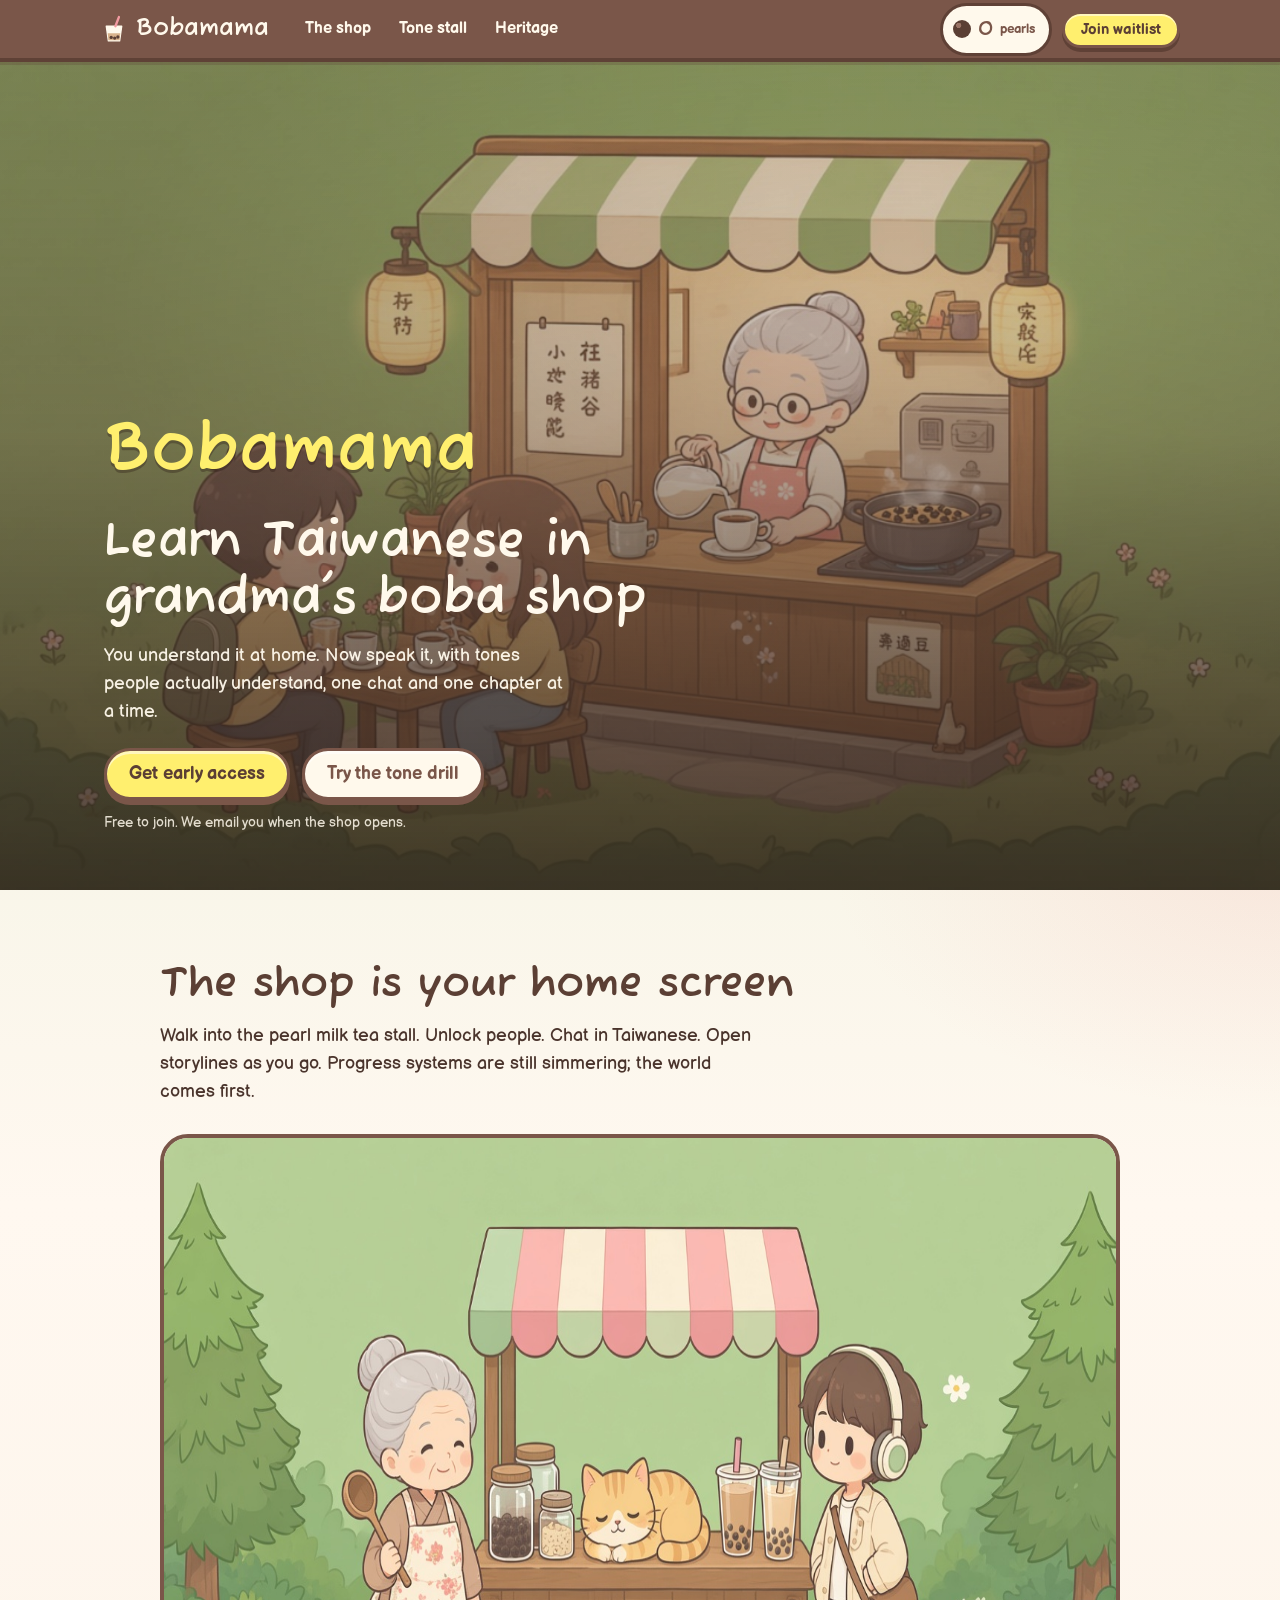
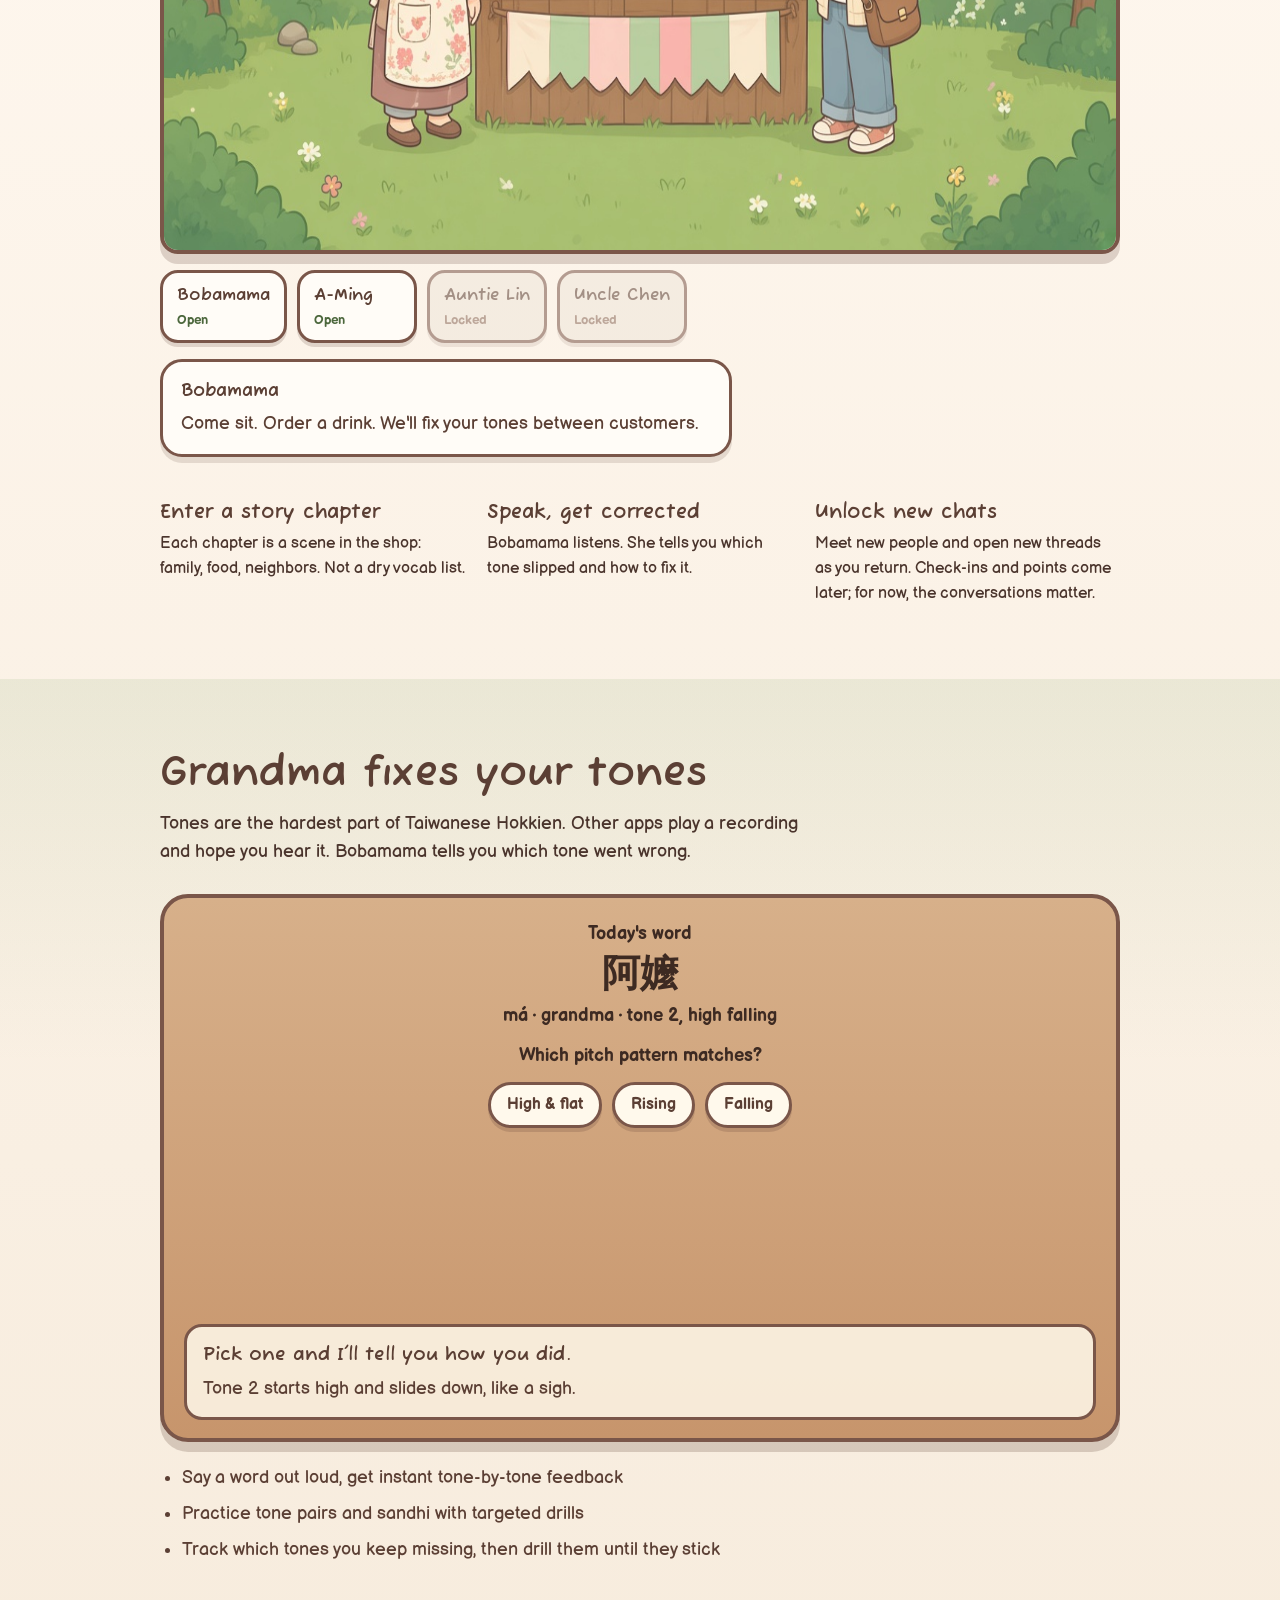
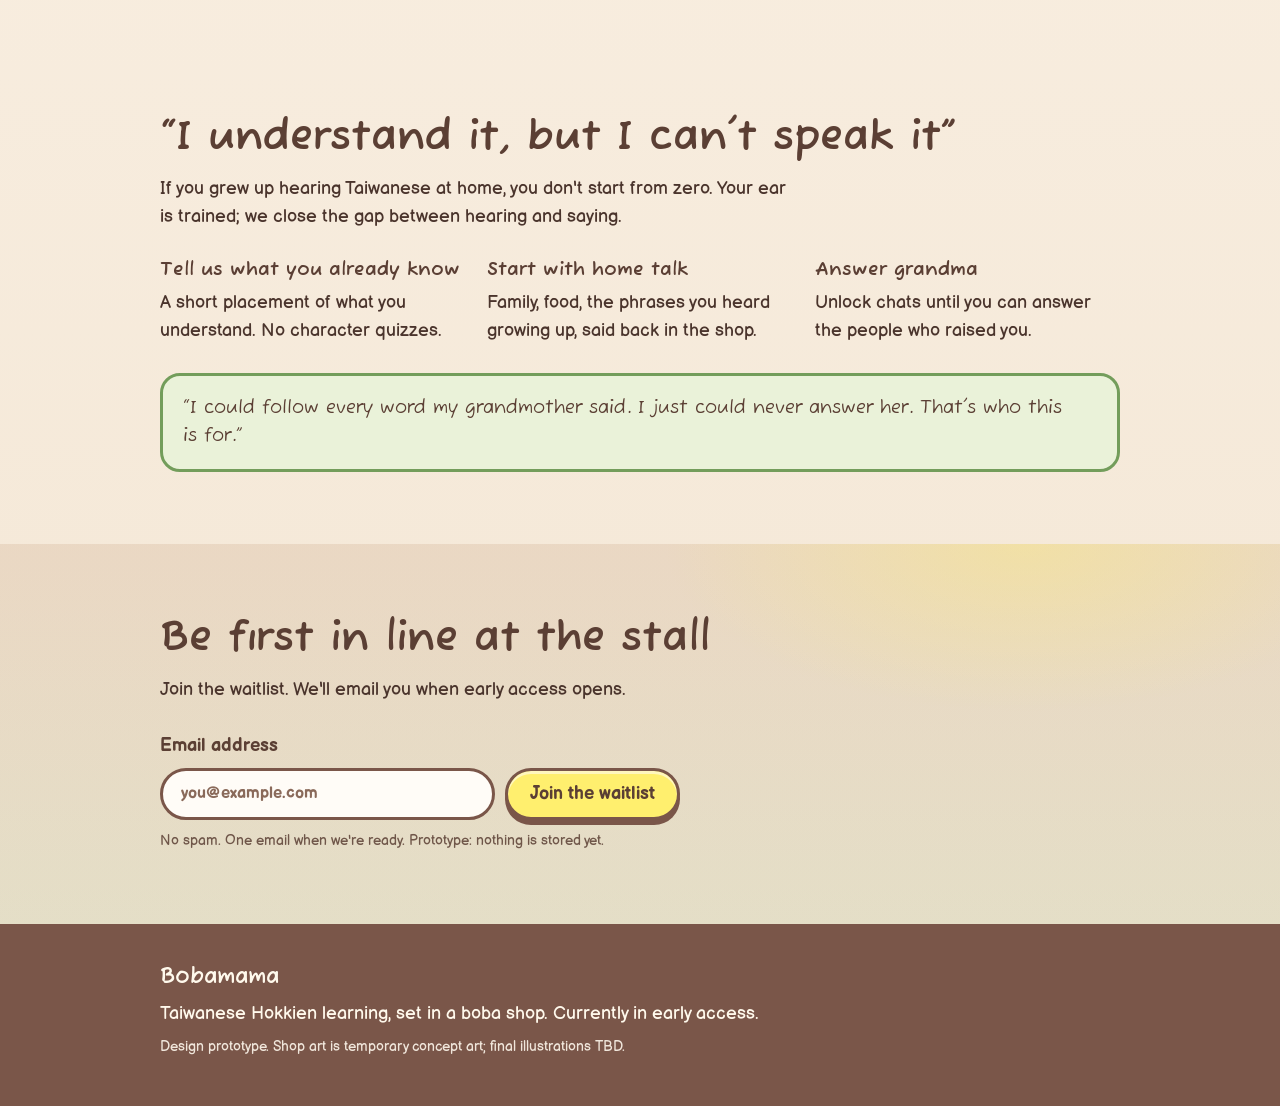
<file: index.html>
<!DOCTYPE html>
<html lang="en">
<head>
<meta charset="UTF-8">
<meta name="viewport" content="width=device-width, initial-scale=1">
<title>Bobamama: Learn Taiwanese in grandma's boba shop</title>
<meta name="description" content="Bobamama is a Taiwanese Hokkien learning app set in a pearl milk tea shop. Unlock characters, follow story chapters, and get your tones corrected. Built for heritage speakers.">
<meta property="og:title" content="Bobamama: Learn Taiwanese in grandma's boba shop">
<meta property="og:description" content="A cozy Taiwanese Hokkien learning world: grandma's boba shop, story chapters, unlockable chats, and real tone correction.">
<meta property="og:type" content="website">
<meta property="og:image" content="assets/bobamama-shop-hero.jpg">
<link rel="icon" type="image/svg+xml" href="favicon.svg">
<link rel="apple-touch-icon" href="icons/apple-touch-icon.png">
<link rel="stylesheet" href="styles.css">
</head>
<body>
<a class="skip" href="#main">Skip to content</a>

<header class="bar">
  <div class="bar-in">
    <a class="brand" href="#top" aria-label="Bobamama home">
      <span class="brand-ic" aria-hidden="true">
        <svg viewBox="0 0 40 40" width="28" height="28"><path d="M9,16 L31,16 L28,37 L12,37Z" fill="#FFF9EC" stroke="#FFF9EC" stroke-width="2" stroke-linejoin="round"/><path d="M11,26 L29,26 L28,36 L12,36Z" fill="#D9B38C"/><circle cx="16" cy="32" r="2.4" fill="#5B3F34"/><circle cx="21" cy="33" r="2.4" fill="#5B3F34"/><circle cx="25.5" cy="31.5" r="2.4" fill="#5B3F34"/><path d="M22,16 L27,3" stroke="#F29AA1" stroke-width="3.4" stroke-linecap="round"/></svg>
      </span>
      Bobamama
    </a>
    <nav class="links" aria-label="Sections">
      <a href="#shop">The shop</a>
      <a href="#tones">Tone stall</a>
      <a href="#heritage">Heritage</a>
    </nav>
    <div class="bar-r">
      <div class="hud" aria-live="polite" title="Tap people in the shop to collect pearls">
        <span class="pearl" aria-hidden="true"></span>
        <span class="hud-n" id="pearls">0</span>
        <span class="hud-l">pearls</span>
      </div>
      <a class="btn btn-sm" href="#waitlist">Join waitlist</a>
    </div>
  </div>
</header>

<main id="main">
  <section class="hero" id="top">
    <div class="hero-bg" role="img" aria-label="Grandma making pearl milk tea in a cozy Taiwanese boba shop while customers chat"></div>
    <div class="hero-veil"></div>
    <div class="hero-in">
      <p class="brand-mark">Bobamama</p>
      <h1>Learn Taiwanese in grandma's boba shop</h1>
      <p class="lede">You understand it at home. Now speak it, with tones people actually understand, one chat and one chapter at a time.</p>
      <div class="cta-row">
        <a class="btn" href="#waitlist">Get early access</a>
        <a class="btn btn-ghost" href="#tones">Try the tone drill</a>
      </div>
      <p class="tiny">Free to join. We email you when the shop opens.</p>
    </div>
  </section>

  <section class="shop" id="shop">
    <div class="shop-in">
      <h2>The shop is your home screen</h2>
      <p class="sec-lede">Walk into the pearl milk tea stall. Unlock people. Chat in Taiwanese. Open storylines as you go. Progress systems are still simmering; the world comes first.</p>

      <div class="shop-stage">
        <img class="shop-art" src="assets/bobamama-characters.jpg" alt="Grandma, a learner, and a shop cat at the boba counter" width="1280" height="720">
        <div class="cast" role="group" aria-label="People you can meet in the shop">
          <button type="button" class="cast-btn" data-who="grandma" data-open="true">
            <span class="cast-name">Bobamama</span>
            <span class="cast-state">Open</span>
          </button>
          <button type="button" class="cast-btn" data-who="learner" data-open="true">
            <span class="cast-name">A-Ming</span>
            <span class="cast-state">Open</span>
          </button>
          <button type="button" class="cast-btn locked" data-who="auntie" data-open="false" aria-disabled="true">
            <span class="cast-name">Auntie Lin</span>
            <span class="cast-state">Locked</span>
          </button>
          <button type="button" class="cast-btn locked" data-who="driver" data-open="false" aria-disabled="true">
            <span class="cast-name">Uncle Chen</span>
            <span class="cast-state">Locked</span>
          </button>
        </div>
        <div class="bubble" id="bubble" role="status" aria-live="polite">
          <strong id="who">Bobamama</strong>
          <p id="say">Come sit. Order a drink. We'll fix your tones between customers.</p>
        </div>
      </div>

      <ol class="loop">
        <li>
          <h3>Enter a story chapter</h3>
          <p>Each chapter is a scene in the shop: family, food, neighbors. Not a dry vocab list.</p>
        </li>
        <li>
          <h3>Speak, get corrected</h3>
          <p>Bobamama listens. She tells you which tone slipped and how to fix it.</p>
        </li>
        <li>
          <h3>Unlock new chats</h3>
          <p>Meet new people and open new threads as you return. Check-ins and points come later; for now, the conversations matter.</p>
        </li>
      </ol>
    </div>
  </section>

  <section class="tones" id="tones">
    <div class="tones-in">
      <h2>Grandma fixes your tones</h2>
      <p class="sec-lede">Tones are the hardest part of Taiwanese Hokkien. Other apps play a recording and hope you hear it. Bobamama tells you which tone went wrong.</p>

      <div class="drill wood" id="drill">
        <div class="drill-top">
          <p class="ask">Today's word</p>
          <p class="han" lang="zh-Hant">阿嬤</p>
          <p class="roman">má · grandma · tone 2, high falling</p>
        </div>
        <p class="hint">Which pitch pattern matches?</p>
        <div class="tries" role="group" aria-label="Pitch patterns">
          <button type="button" class="chip" data-try="flat" aria-pressed="false">High &amp; flat</button>
          <button type="button" class="chip" data-try="rise" aria-pressed="false">Rising</button>
          <button type="button" class="chip" data-try="fall" aria-pressed="false">Falling</button>
        </div>
        <svg class="chart" viewBox="0 0 360 180" aria-hidden="true">
          <path id="try-path" d="" fill="none" stroke="#5B3F34" stroke-width="6" stroke-linecap="round" opacity="0"></path>
        </svg>
        <div class="verdict" id="verdict" data-state="idle">
          <p class="v-title" id="v-title">Pick one and I'll tell you how you did.</p>
          <p class="v-body" id="v-body">Tone 2 starts high and slides down, like a sigh.</p>
        </div>
      </div>

      <ul class="ticks">
        <li>Say a word out loud, get instant tone-by-tone feedback</li>
        <li>Practice tone pairs and sandhi with targeted drills</li>
        <li>Track which tones you keep missing, then drill them until they stick</li>
      </ul>
    </div>
  </section>

  <section class="heritage" id="heritage">
    <div class="heritage-in">
      <h2>“I understand it, but I can't speak it”</h2>
      <p class="sec-lede">If you grew up hearing Taiwanese at home, you don't start from zero. Your ear is trained; we close the gap between hearing and saying.</p>
      <div class="steps">
        <div class="step">
          <h3>Tell us what you already know</h3>
          <p>A short placement of what you understand. No character quizzes.</p>
        </div>
        <div class="step">
          <h3>Start with home talk</h3>
          <p>Family, food, the phrases you heard growing up, said back in the shop.</p>
        </div>
        <div class="step">
          <h3>Answer grandma</h3>
          <p>Unlock chats until you can answer the people who raised you.</p>
        </div>
      </div>
      <blockquote class="quote">
        <p>“I could follow every word my grandmother said. I just could never answer her. That's who this is for.”</p>
      </blockquote>
    </div>
  </section>

  <section class="join" id="waitlist">
    <div class="join-in">
      <h2>Be first in line at the stall</h2>
      <p class="sec-lede">Join the waitlist. We'll email you when early access opens.</p>
      <form class="signup" id="signup" novalidate>
        <label class="signup-l" for="email">Email address</label>
        <div class="signup-row">
          <input type="email" id="email" name="email" autocomplete="email" required placeholder="you@example.com">
          <button class="btn" id="signup-btn" type="submit">Join the waitlist</button>
        </div>
        <p class="tiny">No spam. One email when we're ready. Prototype: nothing is stored yet.</p>
        <div class="thanks" id="thanks" hidden>
          <p id="thanks-msg"></p>
        </div>
      </form>
    </div>
  </section>
</main>

<footer class="foot">
  <div class="foot-in">
    <p class="brand sm">Bobamama</p>
    <p>Taiwanese Hokkien learning, set in a boba shop. Currently in early access.</p>
    <p class="tiny">Design prototype. Shop art is temporary concept art; final illustrations TBD.</p>
  </div>
</footer>

<script src="app.js" defer></script>
</body>
</html>
</file>
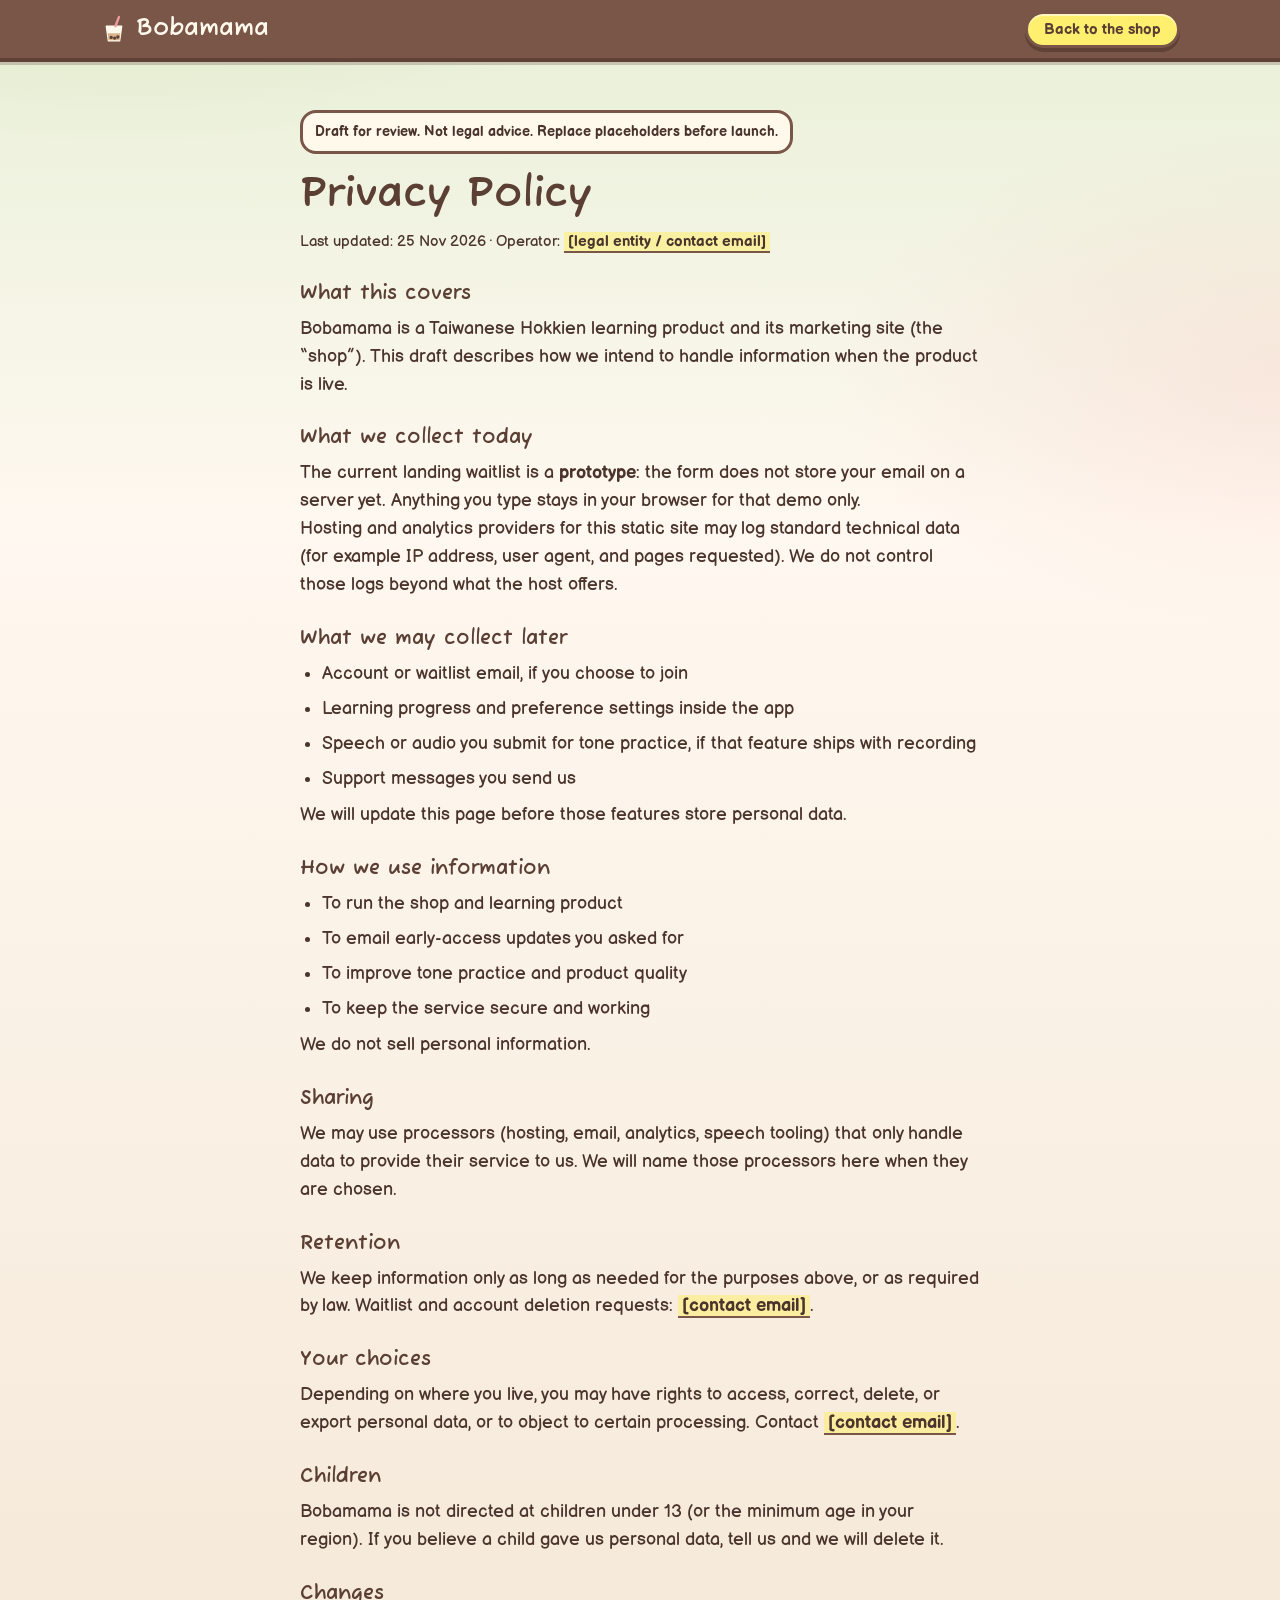
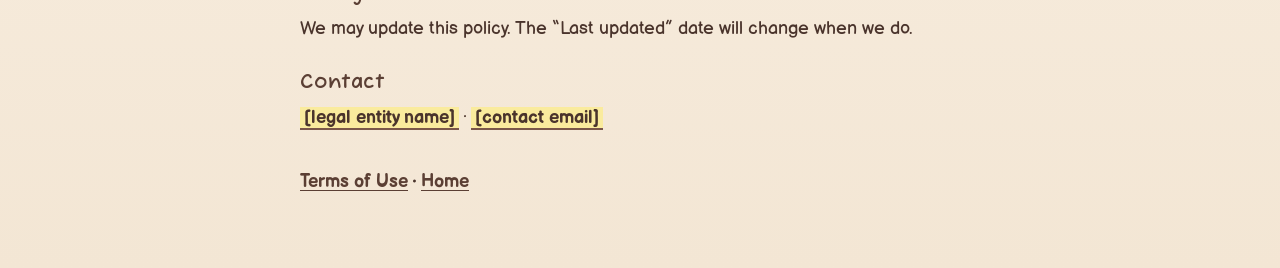
<file: privacy.html>
<!DOCTYPE html>
<html lang="en">
<head>
<meta charset="UTF-8">
<meta name="viewport" content="width=device-width, initial-scale=1">
<title>Privacy Policy · Bobamama</title>
<meta name="description" content="Draft privacy policy for Bobamama. For review; not legal advice.">
<meta name="robots" content="noindex">
<link rel="icon" type="image/svg+xml" href="favicon.svg">
<link rel="stylesheet" href="styles.css">
</head>
<body>
<a class="skip" href="#main">Skip to content</a>

<header class="bar">
  <div class="bar-in">
    <a class="brand" href="/" aria-label="Bobamama home">
      <span class="brand-ic" aria-hidden="true">
        <svg viewBox="0 0 40 40" width="28" height="28"><path d="M9,16 L31,16 L28,37 L12,37Z" fill="#FFF9EC" stroke="#FFF9EC" stroke-width="2" stroke-linejoin="round"/><path d="M11,26 L29,26 L28,36 L12,36Z" fill="#D9B38C"/><circle cx="16" cy="32" r="2.4" fill="#5B3F34"/><circle cx="21" cy="33" r="2.4" fill="#5B3F34"/><circle cx="25.5" cy="31.5" r="2.4" fill="#5B3F34"/><path d="M22,16 L27,3" stroke="#F29AA1" stroke-width="3.4" stroke-linecap="round"/></svg>
      </span>
      Bobamama
    </a>
    <div class="bar-r">
      <a class="btn btn-sm" href="/">Back to the shop</a>
    </div>
  </div>
</header>

<main id="main" class="legal">
  <article class="legal-in">
    <p class="legal-draft" role="status">Draft for review. Not legal advice. Replace placeholders before launch.</p>
    <h1>Privacy Policy</h1>
    <p class="legal-meta">Last updated: 25 Nov 2026 · Operator: <span class="legal-todo">[legal entity / contact email]</span></p>

    <h2>What this covers</h2>
    <p>Bobamama is a Taiwanese Hokkien learning product and its marketing site (the “shop”). This draft describes how we intend to handle information when the product is live.</p>

    <h2>What we collect today</h2>
    <p>The current landing waitlist is a <strong>prototype</strong>: the form does not store your email on a server yet. Anything you type stays in your browser for that demo only.</p>
    <p>Hosting and analytics providers for this static site may log standard technical data (for example IP address, user agent, and pages requested). We do not control those logs beyond what the host offers.</p>

    <h2>What we may collect later</h2>
    <ul>
      <li>Account or waitlist email, if you choose to join</li>
      <li>Learning progress and preference settings inside the app</li>
      <li>Speech or audio you submit for tone practice, if that feature ships with recording</li>
      <li>Support messages you send us</li>
    </ul>
    <p>We will update this page before those features store personal data.</p>

    <h2>How we use information</h2>
    <ul>
      <li>To run the shop and learning product</li>
      <li>To email early-access updates you asked for</li>
      <li>To improve tone practice and product quality</li>
      <li>To keep the service secure and working</li>
    </ul>
    <p>We do not sell personal information.</p>

    <h2>Sharing</h2>
    <p>We may use processors (hosting, email, analytics, speech tooling) that only handle data to provide their service to us. We will name those processors here when they are chosen.</p>

    <h2>Retention</h2>
    <p>We keep information only as long as needed for the purposes above, or as required by law. Waitlist and account deletion requests: <span class="legal-todo">[contact email]</span>.</p>

    <h2>Your choices</h2>
    <p>Depending on where you live, you may have rights to access, correct, delete, or export personal data, or to object to certain processing. Contact <span class="legal-todo">[contact email]</span>.</p>

    <h2>Children</h2>
    <p>Bobamama is not directed at children under 13 (or the minimum age in your region). If you believe a child gave us personal data, tell us and we will delete it.</p>

    <h2>Changes</h2>
    <p>We may update this policy. The “Last updated” date will change when we do.</p>

    <h2>Contact</h2>
    <p><span class="legal-todo">[legal entity name]</span> · <span class="legal-todo">[contact email]</span></p>

    <p class="legal-nav"><a href="/terms.html">Terms of Use</a> · <a href="/">Home</a></p>
  </article>
</main>
</body>
</html>
</file>
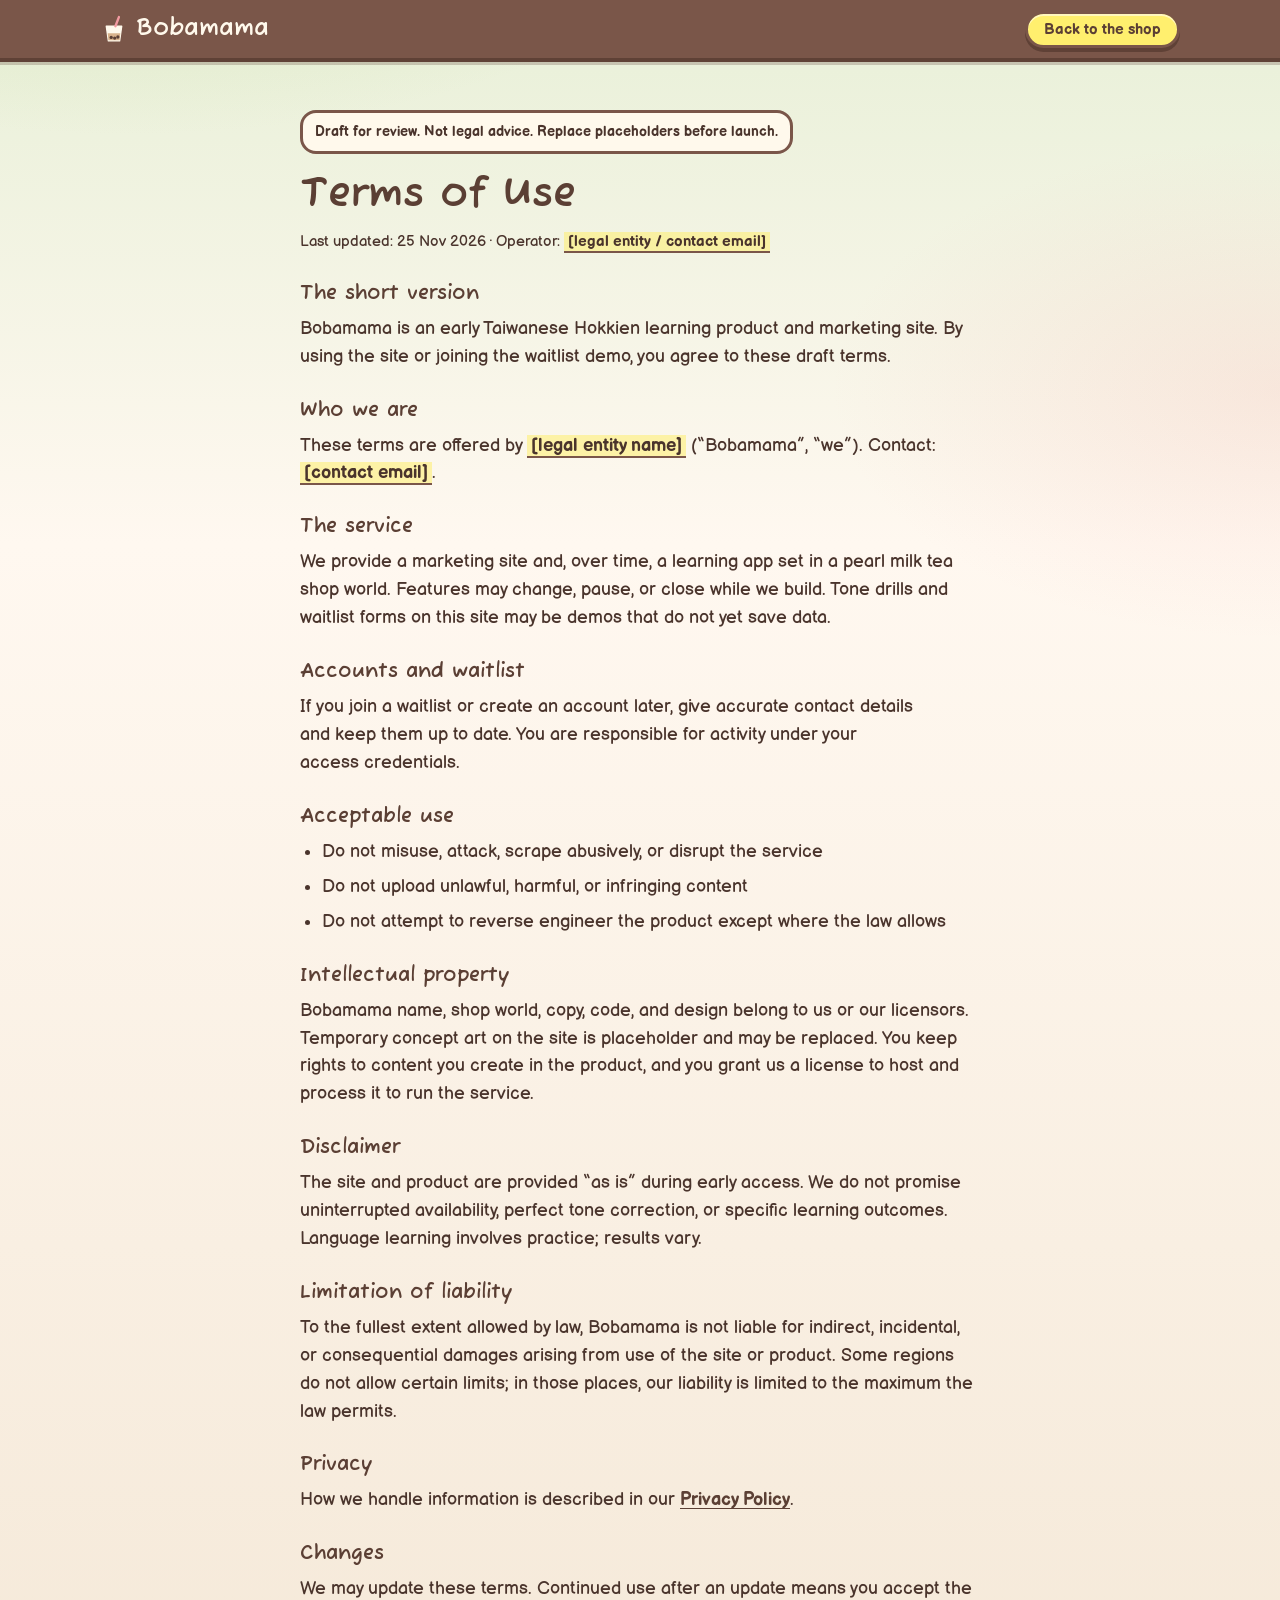
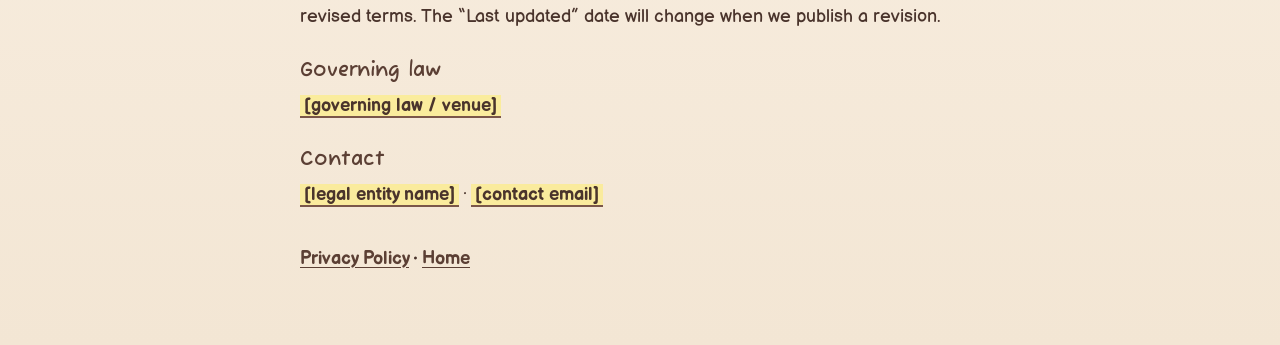
<file: terms.html>
<!DOCTYPE html>
<html lang="en">
<head>
<meta charset="UTF-8">
<meta name="viewport" content="width=device-width, initial-scale=1">
<title>Terms of Use · Bobamama</title>
<meta name="description" content="Draft terms of use for Bobamama. For review; not legal advice.">
<meta name="robots" content="noindex">
<link rel="icon" type="image/svg+xml" href="favicon.svg">
<link rel="stylesheet" href="styles.css">
</head>
<body>
<a class="skip" href="#main">Skip to content</a>

<header class="bar">
  <div class="bar-in">
    <a class="brand" href="/" aria-label="Bobamama home">
      <span class="brand-ic" aria-hidden="true">
        <svg viewBox="0 0 40 40" width="28" height="28"><path d="M9,16 L31,16 L28,37 L12,37Z" fill="#FFF9EC" stroke="#FFF9EC" stroke-width="2" stroke-linejoin="round"/><path d="M11,26 L29,26 L28,36 L12,36Z" fill="#D9B38C"/><circle cx="16" cy="32" r="2.4" fill="#5B3F34"/><circle cx="21" cy="33" r="2.4" fill="#5B3F34"/><circle cx="25.5" cy="31.5" r="2.4" fill="#5B3F34"/><path d="M22,16 L27,3" stroke="#F29AA1" stroke-width="3.4" stroke-linecap="round"/></svg>
      </span>
      Bobamama
    </a>
    <div class="bar-r">
      <a class="btn btn-sm" href="/">Back to the shop</a>
    </div>
  </div>
</header>

<main id="main" class="legal">
  <article class="legal-in">
    <p class="legal-draft" role="status">Draft for review. Not legal advice. Replace placeholders before launch.</p>
    <h1>Terms of Use</h1>
    <p class="legal-meta">Last updated: 25 Nov 2026 · Operator: <span class="legal-todo">[legal entity / contact email]</span></p>

    <h2>The short version</h2>
    <p>Bobamama is an early Taiwanese Hokkien learning product and marketing site. By using the site or joining the waitlist demo, you agree to these draft terms.</p>

    <h2>Who we are</h2>
    <p>These terms are offered by <span class="legal-todo">[legal entity name]</span> (“Bobamama”, “we”). Contact: <span class="legal-todo">[contact email]</span>.</p>

    <h2>The service</h2>
    <p>We provide a marketing site and, over time, a learning app set in a pearl milk tea shop world. Features may change, pause, or close while we build. Tone drills and waitlist forms on this site may be demos that do not yet save data.</p>

    <h2>Accounts and waitlist</h2>
    <p>If you join a waitlist or create an account later, give accurate contact details and keep them up to date. You are responsible for activity under your access credentials.</p>

    <h2>Acceptable use</h2>
    <ul>
      <li>Do not misuse, attack, scrape abusively, or disrupt the service</li>
      <li>Do not upload unlawful, harmful, or infringing content</li>
      <li>Do not attempt to reverse engineer the product except where the law allows</li>
    </ul>

    <h2>Intellectual property</h2>
    <p>Bobamama name, shop world, copy, code, and design belong to us or our licensors. Temporary concept art on the site is placeholder and may be replaced. You keep rights to content you create in the product, and you grant us a license to host and process it to run the service.</p>

    <h2>Disclaimer</h2>
    <p>The site and product are provided “as is” during early access. We do not promise uninterrupted availability, perfect tone correction, or specific learning outcomes. Language learning involves practice; results vary.</p>

    <h2>Limitation of liability</h2>
    <p>To the fullest extent allowed by law, Bobamama is not liable for indirect, incidental, or consequential damages arising from use of the site or product. Some regions do not allow certain limits; in those places, our liability is limited to the maximum the law permits.</p>

    <h2>Privacy</h2>
    <p>How we handle information is described in our <a href="/privacy.html">Privacy Policy</a>.</p>

    <h2>Changes</h2>
    <p>We may update these terms. Continued use after an update means you accept the revised terms. The “Last updated” date will change when we publish a revision.</p>

    <h2>Governing law</h2>
    <p><span class="legal-todo">[governing law / venue]</span></p>

    <h2>Contact</h2>
    <p><span class="legal-todo">[legal entity name]</span> · <span class="legal-todo">[contact email]</span></p>

    <p class="legal-nav"><a href="/privacy.html">Privacy Policy</a> · <a href="/">Home</a></p>
  </article>
</main>
</body>
</html>
</file>
<file: styles.css>
@font-face{font-family:'Balsamiq Sans';font-style:normal;font-weight:400;font-display:swap;src:url(fonts/BalsamiqSans-400-latin-ext.woff2) format('woff2');unicode-range:U+0100-02BA, U+02BD-02C5, U+02C7-02CC, U+02CE-02D7, U+02DD-02FF, U+0304, U+0308, U+0329, U+1D00-1DBF, U+1E00-1E9F, U+1EF2-1EFF, U+2020, U+20A0-20AB, U+20AD-20C4, U+2113, U+2C60-2C7F, U+A720-A7FF;}
@font-face{font-family:'Balsamiq Sans';font-style:normal;font-weight:400;font-display:swap;src:url(fonts/BalsamiqSans-400-latin.woff2) format('woff2');unicode-range:U+0000-00FF, U+0131, U+0152-0153, U+02BB-02BC, U+02C6, U+02DA, U+02DC, U+0304, U+0308, U+0329, U+2000-206F, U+20AC, U+2122, U+2191, U+2193, U+2212, U+2215, U+FEFF, U+FFFD;}
@font-face{font-family:'Balsamiq Sans';font-style:normal;font-weight:700;font-display:swap;src:url(fonts/BalsamiqSans-700-latin-ext.woff2) format('woff2');unicode-range:U+0100-02BA, U+02BD-02C5, U+02C7-02CC, U+02CE-02D7, U+02DD-02FF, U+0304, U+0308, U+0329, U+1D00-1DBF, U+1E00-1E9F, U+1EF2-1EFF, U+2020, U+20A0-20AB, U+20AD-20C4, U+2113, U+2C60-2C7F, U+A720-A7FF;}
@font-face{font-family:'Balsamiq Sans';font-style:normal;font-weight:700;font-display:swap;src:url(fonts/BalsamiqSans-700-latin.woff2) format('woff2');unicode-range:U+0000-00FF, U+0131, U+0152-0153, U+02BB-02BC, U+02C6, U+02DA, U+02DC, U+0304, U+0308, U+0329, U+2000-206F, U+20AC, U+2122, U+2191, U+2193, U+2212, U+2215, U+FEFF, U+FFFD;}
@font-face{font-family:'Fuzzy Bubbles';font-style:normal;font-weight:400;font-display:swap;src:url(fonts/FuzzyBubbles-400-latin-ext.woff2) format('woff2');unicode-range:U+0100-02BA, U+02BD-02C5, U+02C7-02CC, U+02CE-02D7, U+02DD-02FF, U+0304, U+0308, U+0329, U+1D00-1DBF, U+1E00-1E9F, U+1EF2-1EFF, U+2020, U+20A0-20AB, U+20AD-20C4, U+2113, U+2C60-2C7F, U+A720-A7FF;}
@font-face{font-family:'Fuzzy Bubbles';font-style:normal;font-weight:400;font-display:swap;src:url(fonts/FuzzyBubbles-400-latin.woff2) format('woff2');unicode-range:U+0000-00FF, U+0131, U+0152-0153, U+02BB-02BC, U+02C6, U+02DA, U+02DC, U+0304, U+0308, U+0329, U+2000-206F, U+20AC, U+2122, U+2191, U+2193, U+2212, U+2215, U+FEFF, U+FFFD;}
@font-face{font-family:'Fuzzy Bubbles';font-style:normal;font-weight:700;font-display:swap;src:url(fonts/FuzzyBubbles-700-latin-ext.woff2) format('woff2');unicode-range:U+0100-02BA, U+02BD-02C5, U+02C7-02CC, U+02CE-02D7, U+02DD-02FF, U+0304, U+0308, U+0329, U+1D00-1DBF, U+1E00-1E9F, U+1EF2-1EFF, U+2020, U+20A0-20AB, U+20AD-20C4, U+2113, U+2C60-2C7F, U+A720-A7FF;}
@font-face{font-family:'Fuzzy Bubbles';font-style:normal;font-weight:700;font-display:swap;src:url(fonts/FuzzyBubbles-700-latin.woff2) format('woff2');unicode-range:U+0000-00FF, U+0131, U+0152-0153, U+02BB-02BC, U+02C6, U+02DA, U+02DC, U+0304, U+0308, U+0329, U+2000-206F, U+20AC, U+2122, U+2191, U+2193, U+2212, U+2215, U+FEFF, U+FFFD;}

:root{
  --milk:#FFF8F0;
  --foam:#FFFCF7;
  --bark:#7A5649;
  --bark-deep:#5B3F34;
  --ink:#3D2A22;
  --wood:#B98962;
  --wood-lt:#D2A77C;
  --leaf:#739D5B;
  --leaf-ink:#4C673C;
  --leaf-lt:#B1D07F;
  --leaf-pale:#EAF2D9;
  --cta:#FFEF6E;
  --blush:#F5A3A0;
  --chalk:#FFF9EC;
  --display:'Fuzzy Bubbles','Balsamiq Sans',ui-rounded,'Segoe UI',sans-serif;
  --body:'Balsamiq Sans',ui-rounded,'Segoe UI',system-ui,'Noto Sans TC','PingFang TC','Microsoft JhengHei',sans-serif;
  --bar-h:58px;
  --ease:cubic-bezier(.16,1,.3,1);
}
*{box-sizing:border-box}
html{scroll-behavior:smooth;scroll-padding-top:70px}
body{
  margin:0;
  font-family:var(--body);
  font-size:18px;
  line-height:1.55;
  color:var(--bark-deep);
  background:
    radial-gradient(1200px 600px at 10% -10%, rgba(177,208,127,.35), transparent 55%),
    radial-gradient(900px 500px at 100% 20%, rgba(245,163,160,.18), transparent 50%),
    linear-gradient(180deg, #E8F0D8 0%, var(--milk) 28%, #F3E6D4 100%);
  -webkit-font-smoothing:antialiased;
}
::selection{background:var(--leaf-lt);color:var(--bark-deep)}
h1,h2,h3{font-family:var(--display);font-weight:700;margin:0;line-height:1.15;text-wrap:balance}
p{margin:0;text-wrap:pretty}
a{color:inherit}
img{max-width:100%;display:block}
.skip{position:absolute;left:-999px;top:0;background:var(--cta);padding:8px 12px;z-index:100}
.skip:focus{left:8px;top:8px}
:focus-visible{outline:3px solid var(--bark-deep);outline-offset:3px;border-radius:6px}

/* top bar */
.bar{position:sticky;top:0;z-index:50;background:var(--bark);color:var(--chalk);border-bottom:4px solid #5f4136;box-shadow:0 3px 0 rgba(91,63,52,.25)}
.bar-in{max-width:1120px;margin:0 auto;height:var(--bar-h);padding:0 20px;display:flex;align-items:center;gap:16px}
.brand{display:flex;align-items:center;gap:8px;font-family:var(--display);font-weight:700;font-size:24px;text-decoration:none;color:var(--chalk)}
.brand-ic{display:inline-flex}
.brand.sm{font-size:22px}
.links{display:flex;gap:4px;margin-left:8px}
.links a{font-weight:700;font-size:16px;text-decoration:none;padding:6px 12px;border-radius:999px;color:var(--chalk)}
.links a:hover{background:rgba(255,249,236,.16)}
.bar-r{margin-left:auto;display:flex;align-items:center;gap:10px}
.hud{display:flex;align-items:center;gap:7px;background:var(--chalk);color:var(--bark);border:3px solid #5f4136;border-radius:999px;padding:8px 14px 8px 10px;font-weight:700}
.hud-n{font-family:var(--display);font-size:20px;min-width:1ch}
.hud-l{font-size:13px}
.hud.pop{animation:pop .4s var(--ease)}
.pearl{width:18px;height:18px;border-radius:50%;background:radial-gradient(circle at 32% 30%,#9a7466 0 14%,#5B3F34 16%);display:inline-block}
@keyframes pop{0%{transform:scale(1)}40%{transform:scale(1.12)}100%{transform:scale(1)}}

.btn{display:inline-flex;align-items:center;justify-content:center;gap:8px;font:700 18px/1 var(--body);color:var(--bark-deep);text-decoration:none;background:var(--cta);border:3.5px solid var(--bark);border-radius:999px;padding:14px 22px;white-space:nowrap;cursor:pointer;box-shadow:0 5px 0 var(--bark),inset 0 3px 0 rgba(255,255,255,.55);transition:transform .08s,box-shadow .08s}
.btn:hover{transform:translateY(-1px);box-shadow:0 6px 0 var(--bark),inset 0 3px 0 rgba(255,255,255,.55)}
.btn:active{transform:translateY(4px);box-shadow:0 1px 0 var(--bark),inset 0 3px 0 rgba(255,255,255,.55)}
.btn-sm{font-size:15px;padding:8px 16px;box-shadow:0 4px 0 #5f4136,inset 0 2px 0 rgba(255,255,255,.55)}
.btn-ghost{background:var(--chalk);color:var(--bark)}

/* hero — full bleed shop (solid base so contrast tooling sees dark ground under chalk/CTA) */
.hero{position:relative;min-height:min(92vh,920px);display:grid;align-items:end;color:var(--chalk);background:#2d1e18;overflow:hidden}
.hero-bg{
  position:absolute;inset:0;
  background:
    url(assets/bobamama-shop-hero.jpg) center/cover no-repeat;
  transform:scale(1.02);
  animation:ken 18s var(--ease) both;
}
@keyframes ken{from{transform:scale(1.08)}to{transform:scale(1.02)}}
.hero-veil{
  position:absolute;inset:0;
  background:
    linear-gradient(180deg, rgba(91,63,52,.15) 0%, rgba(91,63,52,.35) 45%, rgba(45,30,24,.78) 100%),
    radial-gradient(800px 400px at 70% 30%, transparent 0%, rgba(45,30,24,.25) 100%);
}
.hero-in{
  position:relative;z-index:1;
  max-width:1120px;width:100%;margin:0 auto;
  padding:clamp(48px,8vh,96px) 24px 56px;
  animation:rise .9s var(--ease) both;
}
@keyframes rise{from{opacity:0;transform:translateY(18px);filter:blur(4px)}to{opacity:1;transform:none;filter:none}}
.brand-mark{
  font-family:var(--display);font-weight:700;font-size:clamp(2.4rem,6vw,4.2rem);
  letter-spacing:.01em;margin:0 0 10px;color:var(--cta);
  text-shadow:0 3px 0 rgba(45,30,24,.35);
}
.hero h1{font-size:clamp(1.85rem,4.2vw,3.1rem);max-width:16ch;margin-bottom:14px}
.lede{font-size:1.12rem;max-width:42ch;opacity:.95;margin-bottom:22px}
.cta-row{display:flex;flex-wrap:wrap;gap:12px;margin-bottom:12px}
.tiny{font-size:.9rem;opacity:.85}

.shop,.tones,.heritage,.join{padding:72px 24px}
.shop-in,.tones-in,.heritage-in,.join-in{max-width:960px;margin:0 auto}
.sec-lede{margin:12px 0 28px;max-width:58ch;color:#4a342c}
.shop h2,.tones h2,.heritage h2,.join h2{font-size:clamp(1.8rem,3.5vw,2.6rem)}

.shop-stage{position:relative;margin:0 0 36px}
.shop-art{
  width:100%;border-radius:28px 28px 18px 18px;
  border:4px solid var(--bark);
  box-shadow:0 10px 0 rgba(91,63,52,.2);
}
.cast{display:flex;flex-wrap:wrap;gap:10px;margin-top:16px}
.cast-btn{
  appearance:none;border:3px solid var(--bark);background:var(--foam);
  border-radius:18px;padding:10px 14px;display:flex;flex-direction:column;gap:2px;
  cursor:pointer;font:inherit;color:var(--bark-deep);min-width:120px;
  box-shadow:0 4px 0 rgba(91,63,52,.18);
  transition:transform .15s var(--ease), background .15s;
}
.cast-btn:hover:not(.locked){transform:translateY(-2px);background:var(--leaf-pale)}
.cast-btn:focus-visible{outline-offset:2px}
.cast-btn.locked{opacity:.55;cursor:not-allowed;background:#efe6da}
.cast-name{font-family:var(--display);font-weight:700;font-size:1.05rem}
.cast-state{font-size:.8rem;font-weight:700;color:var(--leaf-ink)}
.cast-btn.locked .cast-state{color:#8a6a5a}
.bubble{
  margin-top:16px;background:var(--foam);border:3px solid var(--bark);
  border-radius:22px;padding:16px 18px;max-width:52ch;
  box-shadow:0 6px 0 rgba(91,63,52,.15);
}
.bubble.swap{animation:swap .45s var(--ease)}
@keyframes swap{from{opacity:.2;transform:translateY(6px)}to{opacity:1;transform:none}}
.bubble strong{font-family:var(--display);display:block;margin-bottom:4px}

.loop{list-style:none;padding:0;margin:0;display:grid;gap:18px}
@media (min-width:720px){.loop{grid-template-columns:repeat(3,1fr);gap:22px}}
.loop li{padding-top:8px}
.loop h3{font-size:1.25rem;margin-bottom:8px}
.loop p{color:#4a342c;font-size:1rem}

.tones{background:linear-gradient(180deg, rgba(115,157,91,.12), transparent 40%)}
.drill{
  background:linear-gradient(180deg, #d7b08a, #c7956c);
  border:4px solid var(--bark);
  border-radius:28px;
  padding:22px 20px 18px;
  box-shadow:0 10px 0 rgba(91,63,52,.22);
  margin-bottom:22px;
}
.drill-top{text-align:center;margin-bottom:12px;color:var(--ink)}
.ask{font-weight:700;color:var(--ink)}
.han{font-size:2.4rem;font-weight:700;line-height:1.2;margin:4px 0;color:var(--ink)}
.roman{font-weight:700;color:var(--ink)}
.hint{text-align:center;font-weight:700;margin:8px 0 12px;color:var(--ink)}
.tries{display:flex;flex-wrap:wrap;justify-content:center;gap:10px;margin-bottom:8px}
.chip{
  font:700 16px/1 var(--body);border:3px solid var(--bark);background:var(--chalk);
  border-radius:999px;padding:12px 16px;cursor:pointer;color:var(--bark-deep);
  box-shadow:0 4px 0 rgba(91,63,52,.2);
}
.chip[aria-pressed="true"]{background:var(--cta)}
.chart{width:min(100%,360px);height:auto;margin:0 auto;display:block}
#try-path{transition:opacity .2s}
@keyframes draw{from{stroke-dashoffset:1}to{stroke-dashoffset:0}}
.verdict{background:rgba(255,249,236,.85);border:3px solid var(--bark);border-radius:18px;padding:14px 16px;margin-top:8px}
.verdict[data-state="good"]{background:#e7f5d4}
.verdict[data-state="bad"]{background:#fde6e2}
.verdict.anim{animation:pop .45s var(--ease)}
.v-title{font-family:var(--display);font-weight:700;font-size:1.2rem;margin-bottom:4px}
.ticks{margin:0;padding-left:1.2em;max-width:58ch}
.ticks li{margin:.45em 0}

.heritage-in .steps{display:grid;gap:18px;margin:24px 0}
@media (min-width:720px){.heritage-in .steps{grid-template-columns:repeat(3,1fr);gap:22px}}
.step h3{font-size:1.2rem;margin-bottom:8px}
.step p{color:#4a342c}
.quote{
  margin:28px 0 0;padding:18px 20px;border-left:none;
  background:var(--leaf-pale);border:3px solid var(--leaf);
  border-radius:20px;font-family:var(--display);font-size:1.15rem;
}

.join{
  background:
    radial-gradient(600px 280px at 80% 0%, rgba(255,239,110,.35), transparent 60%),
    linear-gradient(180deg, rgba(185,137,98,.18), rgba(115,157,91,.12));
}
.signup{max-width:520px}
.signup-l{display:block;font-weight:700;margin-bottom:8px}
.signup-row{display:flex;flex-wrap:wrap;gap:10px;margin-bottom:10px}
.signup input{
  flex:1 1 220px;min-height:52px;border:3.5px solid var(--bark);border-radius:999px;
  padding:0 18px;font:700 16px/1 var(--body);background:var(--foam);color:var(--bark-deep);
}
.signup input::placeholder{color:#8a6a5a}
.thanks{margin-top:14px;padding:12px 14px;background:var(--leaf-pale);border:3px solid var(--leaf);border-radius:16px;font-weight:700}

.foot{background:var(--bark);color:var(--chalk);padding:36px 24px 48px}
.foot-in{max-width:960px;margin:0 auto}
.foot .tiny{color:#F0E6DB;opacity:1;margin-top:8px}
.foot p+p{margin-top:6px}
.foot-links{margin-top:14px;font-weight:700}
.foot-links a{color:var(--chalk);text-underline-offset:3px}
.foot-links a:hover{color:var(--cta)}

/* 404 */
.lost{
  min-height:calc(100vh - var(--bar-h));
  display:grid;align-items:center;
  padding:48px 24px 72px;
}
.lost-in{max-width:560px;margin:0 auto}
.lost-mark{color:var(--bark-deep);text-shadow:none;font-size:clamp(2rem,5vw,3.2rem)}
.lost h1{font-size:clamp(1.85rem,4vw,2.8rem);margin-bottom:14px;max-width:14ch}
.lost .lede{color:#4a342c;margin-bottom:22px}
.lost .tiny{color:#4a342c;opacity:1}

/* legal */
.legal{padding:48px 24px 72px}
.legal-in{max-width:680px;margin:0 auto}
.legal-draft{
  display:inline-block;margin:0 0 18px;padding:8px 12px;
  background:var(--chalk);border:3px solid var(--bark);border-radius:16px;
  font-weight:700;font-size:.9rem;color:var(--bark-deep);
}
.legal h1{font-size:clamp(1.85rem,4vw,2.6rem);margin-bottom:10px}
.legal h2{font-size:1.25rem;margin:28px 0 10px}
.legal p,.legal li{color:#4a342c;max-width:65ch}
.legal ul{padding-left:1.2em;margin:0 0 8px}
.legal li{margin:.4em 0}
.legal-meta{font-size:.95rem;margin-bottom:8px}
.legal-todo{
  background:rgba(255,239,110,.55);border-bottom:2px solid var(--bark);
  padding:0 4px;font-weight:700;
}
.legal a{color:var(--bark-deep);font-weight:700;text-underline-offset:3px}
.legal-nav{margin-top:36px;font-weight:700}

@media (max-width:720px){
  .links{display:none}
  .bar-in{gap:10px;padding:0 12px}
  .brand{font-size:20px}
  .hud-l{display:none}
  .bar-r .btn-sm{padding:8px 12px;font-size:14px}
  .hero{min-height:88vh;align-items:end}
  .brand-mark{font-size:clamp(2rem,10vw,3rem)}
  .cta-row .btn{width:100%;justify-content:center}
  .signup-row .btn{width:100%}
}
@media (prefers-reduced-motion:reduce){
  .hero-bg,.hero-in,.hud.pop,.bubble.swap,.verdict.anim,#try-path{animation:none!important}
  html{scroll-behavior:auto}
}
</file>
